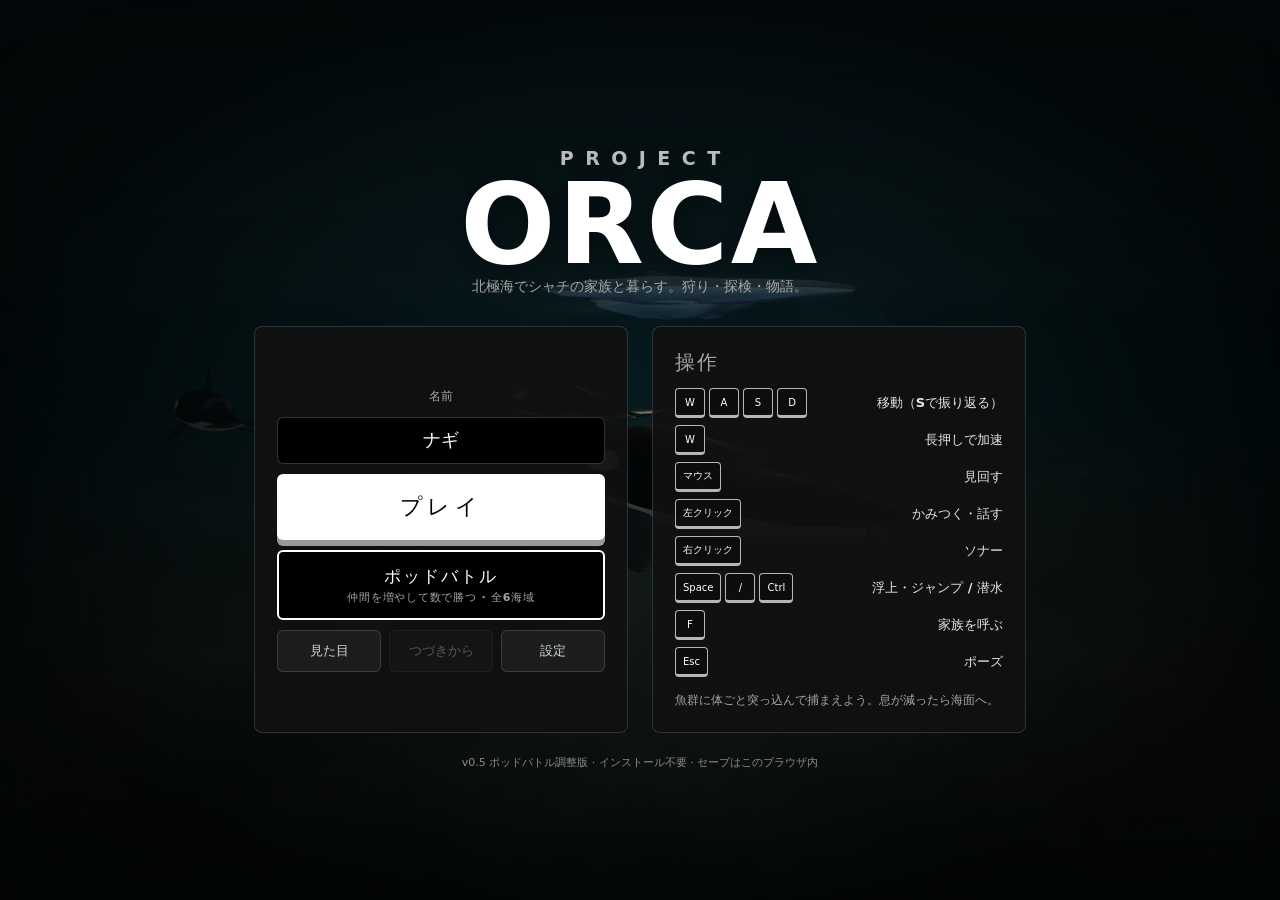
<file: index.html>
<!doctype html>
<html lang="ja">
  <head>
    <meta charset="UTF-8" />
    <meta
      name="viewport"
      content="width=device-width,initial-scale=1,maximum-scale=1,viewport-fit=cover"
    />
    <meta name="theme-color" content="#071e26" />
    <meta
      name="description"
      content="PROJECT ORCA — シャチになって泳ぐ、海の遊泳プロトタイプ。"
    />
    <title>PROJECT ORCA — はじまりの入り江</title>
    <link rel="icon" type="image/svg+xml" href="./orca.svg" />
    <script type="module" crossorigin src="./assets/main-DFVDJCW3.js"></script>
    <link rel="modulepreload" crossorigin href="./assets/rolldown-runtime-DK3Fl9T5.js">
    <link rel="modulepreload" crossorigin href="./assets/performanceConfigurator-UtxC_Odd.js">
    <link rel="modulepreload" crossorigin href="./assets/observable.pure-B5E8yEYx.js">
    <link rel="modulepreload" crossorigin href="./assets/engineStore-e38OvQA7.js">
    <link rel="modulepreload" crossorigin href="./assets/math.scalar.functions-CWgZfN9p.js">
    <link rel="modulepreload" crossorigin href="./assets/typeStore-Cu_sj2zM.js">
    <link rel="modulepreload" crossorigin href="./assets/math.vector.pure-DHuOuFju.js">
    <link rel="modulepreload" crossorigin href="./assets/domManagement-BqltO0ki.js">
    <link rel="modulepreload" crossorigin href="./assets/logger-CuBYPcDK.js">
    <link rel="modulepreload" crossorigin href="./assets/precisionDate-Uyb-ubD0.js">
    <link rel="modulepreload" crossorigin href="./assets/tools.functions-Bfpe10Z_.js">
    <link rel="modulepreload" crossorigin href="./assets/webRequest-dqz0dHXK.js">
    <link rel="modulepreload" crossorigin href="./assets/halfFloat-Ce77JD5z.js">
    <link rel="modulepreload" crossorigin href="./assets/guid-BXdVC_j_.js">
    <link rel="modulepreload" crossorigin href="./assets/tools.pure-nGRJFzYk.js">
    <link rel="modulepreload" crossorigin href="./assets/math.color.pure-CeF1C0dY.js">
    <link rel="modulepreload" crossorigin href="./assets/decorators-DI--mtdq.js">
    <link rel="modulepreload" crossorigin href="./assets/decorators.serialization-Bla9NMbT.js">
    <link rel="modulepreload" crossorigin href="./assets/smartArray-BRfcgNbX.js">
    <link rel="modulepreload" crossorigin href="./assets/node-C7BfPnvl.js">
    <link rel="modulepreload" crossorigin href="./assets/shaderStore-D-XQlhUT.js">
    <link rel="modulepreload" crossorigin href="./assets/internalTexture-2KuvHfRu.js">
    <link rel="modulepreload" crossorigin href="./assets/abstractEngine.pure-BdCotj_1.js">
    <link rel="modulepreload" crossorigin href="./assets/thinEngine.pure-C_fnGA-2.js">
    <link rel="modulepreload" crossorigin href="./assets/buffer.pure-CcJy8sl2.js">
    <link rel="modulepreload" crossorigin href="./assets/drawWrapper-D09kw58Y.js">
    <link rel="modulepreload" crossorigin href="./assets/preload-helper-DclECHGd.js">
    <link rel="modulepreload" crossorigin href="./assets/effectRenderer.pure-Dw8sPNil.js">
    <link rel="modulepreload" crossorigin href="./assets/lightConstants-BW4kXf1K.js">
    <link rel="modulepreload" crossorigin href="./assets/renderingManager-BkyeKAQs.js">
    <link rel="modulepreload" crossorigin href="./assets/pointerEvents-DpoSVIes.js">
    <link rel="modulepreload" crossorigin href="./assets/keyboardEvents-CGYiptFb.js">
    <link rel="modulepreload" crossorigin href="./assets/math.plane-CgUUBy_N.js">
    <link rel="modulepreload" crossorigin href="./assets/scene.pure-DlZlYXya.js">
    <link rel="modulepreload" crossorigin href="./assets/material.pure-CqcnHW7j.js">
    <link rel="modulepreload" crossorigin href="./assets/math.size-BHZaDYSv.js">
    <link rel="modulepreload" crossorigin href="./assets/baseTexture.pure-BaRl4-h_.js">
    <link rel="modulepreload" crossorigin href="./assets/texture.pure-DbUJXZg4.js">
    <link rel="modulepreload" crossorigin href="./assets/animation.pure-Cd3NTP1P.js">
    <link rel="modulepreload" crossorigin href="./assets/constants-DlOANaVb.js">
    <link rel="modulepreload" crossorigin href="./assets/flowGraphInteger.pure-BKfG1Hxi.js">
    <link rel="modulepreload" crossorigin href="./assets/glTFLoaderAnimation.pure-APwmJm-O.js">
    <link rel="modulepreload" crossorigin href="./assets/postProcess.pure-CaXdTGph.js">
    <link rel="modulepreload" crossorigin href="./assets/brdfTextureTools-Cdu-0zfw.js">
    <link rel="modulepreload" crossorigin href="./assets/renderTargetTexture.pure-Coe2F7Sm.js">
    <link rel="modulepreload" crossorigin href="./assets/textureProcessor-INXaSy8E.js">
    <link rel="modulepreload" crossorigin href="./assets/sphericalPolynomial.pure-CgM_Z-fX.js">
    <link rel="modulepreload" crossorigin href="./assets/webAudioParameterComponent-I4RO8rKc.js">
    <link rel="modulepreload" crossorigin href="./assets/webAudioBaseSubGraph-ofkFGkYN.js">
    <link rel="modulepreload" crossorigin href="./assets/spatialWebAudioUpdaterComponent-DbIZGBCg.js">
    <link rel="modulepreload" crossorigin href="./assets/spatialWebAudio-PvMnu9jQ.js">
    <link rel="modulepreload" crossorigin href="./assets/abstractSoundSource-B_VErz4a.js">
    <link rel="modulepreload" crossorigin href="./assets/abstractSoundInstance-DIsoNVmw.js">
    <link rel="modulepreload" crossorigin href="./assets/flowGraphBlock-COSlsPFl.js">
    <link rel="modulepreload" crossorigin href="./assets/flowGraphAssetsContext-WtUyuDAI.js">
    <link rel="modulepreload" crossorigin href="./assets/flowGraphExecutionBlock-EtCtSpY2.js">
    <link rel="modulepreload" crossorigin href="./assets/flowGraphExecutionBlockWithOutSignal-daJLBOyP.js">
    <link rel="modulepreload" crossorigin href="./assets/flowGraphAsyncExecutionBlock-COw1bJff.js">
    <link rel="modulepreload" crossorigin href="./assets/flowGraphRichTypes.pure-CSgQOXzT.js">
    <link rel="modulepreload" crossorigin href="./assets/audioEngineV2-BJn6YDNq.js">
    <link rel="modulepreload" crossorigin href="./assets/battle-ui-8ANpTXW8.js">
    <link rel="stylesheet" crossorigin href="./assets/battle-ui-DtpIV9Vv.css">
  </head>
  <body>
    <canvas id="ocean" aria-label="PROJECT ORCAの3D海洋シーン"></canvas>
    <div id="app"></div>
  </body>
</html>
</file>
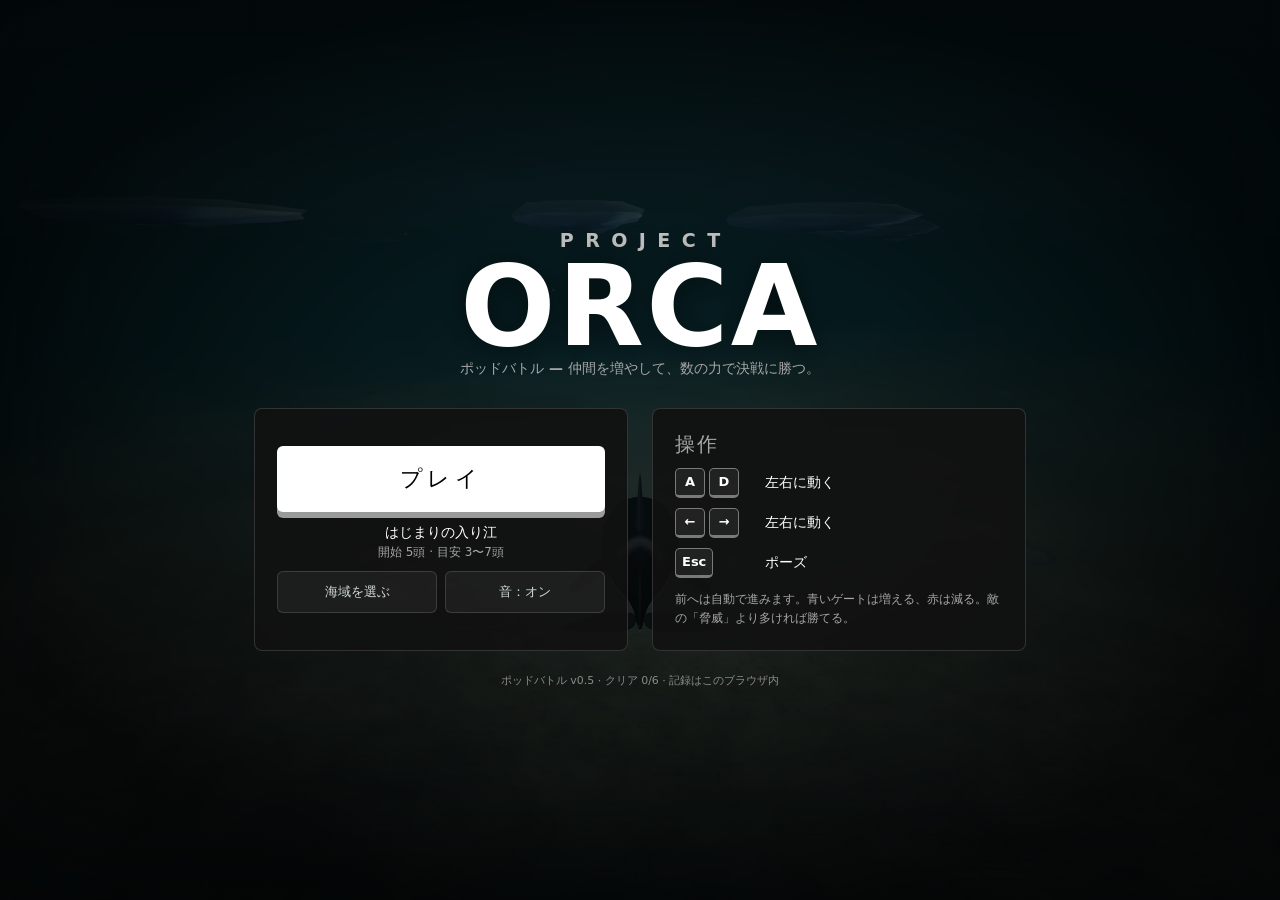
<file: pod.html>
<!doctype html>
<html lang="ja">
  <head>
    <meta charset="UTF-8" />
    <meta
      name="viewport"
      content="width=device-width,initial-scale=1,maximum-scale=1,viewport-fit=cover"
    />
    <meta name="theme-color" content="#071e26" />
    <meta
      name="description"
      content="PROJECT ORCA ポッドバトル — シャチの群れを増やして数の力で戦う。左右だけで遊べます。"
    />
    <title>PROJECT ORCA ポッドバトル</title>
    <link rel="icon" type="image/svg+xml" href="./orca.svg" />
    <script type="module" crossorigin src="./assets/pod-CImxse48.js"></script>
    <link rel="modulepreload" crossorigin href="./assets/rolldown-runtime-DK3Fl9T5.js">
    <link rel="modulepreload" crossorigin href="./assets/performanceConfigurator-UtxC_Odd.js">
    <link rel="modulepreload" crossorigin href="./assets/observable.pure-B5E8yEYx.js">
    <link rel="modulepreload" crossorigin href="./assets/engineStore-e38OvQA7.js">
    <link rel="modulepreload" crossorigin href="./assets/math.scalar.functions-CWgZfN9p.js">
    <link rel="modulepreload" crossorigin href="./assets/typeStore-Cu_sj2zM.js">
    <link rel="modulepreload" crossorigin href="./assets/math.vector.pure-DHuOuFju.js">
    <link rel="modulepreload" crossorigin href="./assets/domManagement-BqltO0ki.js">
    <link rel="modulepreload" crossorigin href="./assets/logger-CuBYPcDK.js">
    <link rel="modulepreload" crossorigin href="./assets/precisionDate-Uyb-ubD0.js">
    <link rel="modulepreload" crossorigin href="./assets/tools.functions-Bfpe10Z_.js">
    <link rel="modulepreload" crossorigin href="./assets/webRequest-dqz0dHXK.js">
    <link rel="modulepreload" crossorigin href="./assets/halfFloat-Ce77JD5z.js">
    <link rel="modulepreload" crossorigin href="./assets/guid-BXdVC_j_.js">
    <link rel="modulepreload" crossorigin href="./assets/tools.pure-nGRJFzYk.js">
    <link rel="modulepreload" crossorigin href="./assets/math.color.pure-CeF1C0dY.js">
    <link rel="modulepreload" crossorigin href="./assets/decorators-DI--mtdq.js">
    <link rel="modulepreload" crossorigin href="./assets/decorators.serialization-Bla9NMbT.js">
    <link rel="modulepreload" crossorigin href="./assets/smartArray-BRfcgNbX.js">
    <link rel="modulepreload" crossorigin href="./assets/node-C7BfPnvl.js">
    <link rel="modulepreload" crossorigin href="./assets/shaderStore-D-XQlhUT.js">
    <link rel="modulepreload" crossorigin href="./assets/internalTexture-2KuvHfRu.js">
    <link rel="modulepreload" crossorigin href="./assets/abstractEngine.pure-BdCotj_1.js">
    <link rel="modulepreload" crossorigin href="./assets/thinEngine.pure-C_fnGA-2.js">
    <link rel="modulepreload" crossorigin href="./assets/buffer.pure-CcJy8sl2.js">
    <link rel="modulepreload" crossorigin href="./assets/drawWrapper-D09kw58Y.js">
    <link rel="modulepreload" crossorigin href="./assets/preload-helper-DclECHGd.js">
    <link rel="modulepreload" crossorigin href="./assets/effectRenderer.pure-Dw8sPNil.js">
    <link rel="modulepreload" crossorigin href="./assets/lightConstants-BW4kXf1K.js">
    <link rel="modulepreload" crossorigin href="./assets/renderingManager-BkyeKAQs.js">
    <link rel="modulepreload" crossorigin href="./assets/pointerEvents-DpoSVIes.js">
    <link rel="modulepreload" crossorigin href="./assets/keyboardEvents-CGYiptFb.js">
    <link rel="modulepreload" crossorigin href="./assets/math.plane-CgUUBy_N.js">
    <link rel="modulepreload" crossorigin href="./assets/scene.pure-DlZlYXya.js">
    <link rel="modulepreload" crossorigin href="./assets/material.pure-CqcnHW7j.js">
    <link rel="modulepreload" crossorigin href="./assets/math.size-BHZaDYSv.js">
    <link rel="modulepreload" crossorigin href="./assets/baseTexture.pure-BaRl4-h_.js">
    <link rel="modulepreload" crossorigin href="./assets/texture.pure-DbUJXZg4.js">
    <link rel="modulepreload" crossorigin href="./assets/animation.pure-Cd3NTP1P.js">
    <link rel="modulepreload" crossorigin href="./assets/constants-DlOANaVb.js">
    <link rel="modulepreload" crossorigin href="./assets/flowGraphInteger.pure-BKfG1Hxi.js">
    <link rel="modulepreload" crossorigin href="./assets/glTFLoaderAnimation.pure-APwmJm-O.js">
    <link rel="modulepreload" crossorigin href="./assets/postProcess.pure-CaXdTGph.js">
    <link rel="modulepreload" crossorigin href="./assets/brdfTextureTools-Cdu-0zfw.js">
    <link rel="modulepreload" crossorigin href="./assets/renderTargetTexture.pure-Coe2F7Sm.js">
    <link rel="modulepreload" crossorigin href="./assets/textureProcessor-INXaSy8E.js">
    <link rel="modulepreload" crossorigin href="./assets/sphericalPolynomial.pure-CgM_Z-fX.js">
    <link rel="modulepreload" crossorigin href="./assets/webAudioParameterComponent-I4RO8rKc.js">
    <link rel="modulepreload" crossorigin href="./assets/webAudioBaseSubGraph-ofkFGkYN.js">
    <link rel="modulepreload" crossorigin href="./assets/spatialWebAudioUpdaterComponent-DbIZGBCg.js">
    <link rel="modulepreload" crossorigin href="./assets/spatialWebAudio-PvMnu9jQ.js">
    <link rel="modulepreload" crossorigin href="./assets/abstractSoundSource-B_VErz4a.js">
    <link rel="modulepreload" crossorigin href="./assets/abstractSoundInstance-DIsoNVmw.js">
    <link rel="modulepreload" crossorigin href="./assets/flowGraphBlock-COSlsPFl.js">
    <link rel="modulepreload" crossorigin href="./assets/flowGraphAssetsContext-WtUyuDAI.js">
    <link rel="modulepreload" crossorigin href="./assets/flowGraphExecutionBlock-EtCtSpY2.js">
    <link rel="modulepreload" crossorigin href="./assets/flowGraphExecutionBlockWithOutSignal-daJLBOyP.js">
    <link rel="modulepreload" crossorigin href="./assets/flowGraphAsyncExecutionBlock-COw1bJff.js">
    <link rel="modulepreload" crossorigin href="./assets/flowGraphRichTypes.pure-CSgQOXzT.js">
    <link rel="modulepreload" crossorigin href="./assets/audioEngineV2-BJn6YDNq.js">
    <link rel="modulepreload" crossorigin href="./assets/battle-ui-8ANpTXW8.js">
    <link rel="stylesheet" crossorigin href="./assets/battle-ui-DtpIV9Vv.css">
    <link rel="stylesheet" crossorigin href="./assets/pod-CMLCJLGx.css">
  </head>
  <body>
    <canvas id="ocean" aria-label="ポッドバトルの3D海洋シーン"></canvas>
    <div id="app"></div>
  </body>
</html>
</file>
<file: assets/battle-ui-DtpIV9Vv.css>
:root{--lightningcss-light: ;--lightningcss-dark:initial;color-scheme:dark;color:#eaf3ec;--mint:#c1ddc7;--text-scale:1;--touch-opacity:.7;--touch-inset:24px;font-synthesis:none;background:#071e26;font-family:Helvetica Neue,Hiragino Kaku Gothic ProN,Yu Gothic,sans-serif}*{box-sizing:border-box}body{font-size:calc(14px * var(--text-scale));margin:0;overflow:hidden}button,input,select{font:inherit}button{cursor:pointer;color:inherit;background:#cde4d409;border:1px solid #d3e8da30;border-radius:3px;padding:13px 18px;transition:background .18s,border-color .18s}button:focus-visible,input:focus-visible,select:focus-visible,summary:focus-visible{outline-offset:4px;outline:2px solid #b9e8d3}button:disabled{opacity:.35;cursor:default}button.primary{color:#172f31;letter-spacing:.07em;background:#d8e2ca;border:0;justify-content:space-between;align-items:center;width:100%;padding:18px 24px;font-weight:600;display:flex}.primary span{font-size:22px;font-weight:400}button small{letter-spacing:.07em;font-size:9px;display:block}input,select{color:#eaf3ec;background:#0c292dba;border:1px solid #b9d4c638;border-radius:3px;padding:11px 14px}input[type=range]{accent-color:#c8dfc7;width:100%;padding:0}input[type=checkbox]{accent-color:#bed8c1}#ocean{touch-action:none;outline:none;width:100vw;height:100dvh;display:block}#app{pointer-events:none;touch-action:none;position:fixed;inset:0}#app button,#app input,#app select,#app summary,#app details,#panel{pointer-events:auto}#panel{scrollbar-width:thin;background:#061b2238;justify-content:center;align-items:center;display:flex;position:absolute;inset:0;overflow:auto}#panel[hidden],[hidden]{display:none!important}.vignette{pointer-events:none;background:linear-gradient(#071b2738,#0000 24% 72%,#03182077);position:absolute;inset:0;box-shadow:inset 0 0 140px #03182066}#brand{top:max(28px, env(safe-area-inset-top));left:max(38px, env(safe-area-inset-left));z-index:3;letter-spacing:.18em;align-items:center;gap:12px;font-size:12px;display:flex;position:absolute}#brand img{opacity:.85;width:32px;height:32px}#brand b{font-weight:600}.build-tag{letter-spacing:.14em;color:#b1c8c2;opacity:.65;margin-left:18px;font-size:9px}#app[data-screen=title] #panel{background:linear-gradient(90deg,#051c2bea 0%,#071f2db3 33%,#082c3615 65%);justify-content:flex-start}.title-panel{width:315px;margin-left:10%;padding:110px 0 80px}.edition{letter-spacing:.22em;color:#b8d1c5;align-items:center;gap:10px;font-size:9px;display:flex}.edition i{background:#d8e2ca;border-radius:50%;width:5px;height:5px}h1{letter-spacing:.04em;margin:14px 0 16px;font-family:Baskerville,Yu Mincho,Hiragino Mincho ProN,serif;font-size:32px;font-weight:400;line-height:1.4}.title-panel h1{letter-spacing:.045em;margin:30px 0 25px;font-family:Baskerville,Times New Roman,serif;font-size:104px;font-weight:400;line-height:1.15}.title-panel h1>span:first-child{letter-spacing:.65em;margin-bottom:3px;padding-left:7px;font-family:Helvetica Neue,sans-serif;font-size:18px;display:block}.title-panel h1 .title-jp{letter-spacing:.15em;white-space:nowrap;margin-top:15px;font-family:Yu Mincho,Hiragino Mincho ProN,serif;font-size:18px;display:block}.intro{color:#b5ccc8;margin-bottom:27px;font-size:12px;line-height:2.15}.name-label{color:#b6c9be;margin:0 0 7px;font-size:10px;display:block}#orca-name{background:#102e3677;width:100%;margin-bottom:10px;padding:11px 15px}.title-links{gap:20px;margin:15px 0 0;display:flex}.title-links button{color:#cfdbd1;background:0 0;border:0;padding:8px 0;font-size:11px}.prototype-note{letter-spacing:.18em;color:#8eafa9;margin-top:26px;font-size:9px;line-height:2.3}.prototype-note span{letter-spacing:.05em;border-left:1px solid #829f9755;margin-left:10px;padding-left:10px}.prototype-note small{letter-spacing:.03em;color:#829e9e;font-size:9px}.title-coordinate{text-align:right;flex-direction:column;gap:10px;display:flex;position:absolute;bottom:19%;right:7%}.title-coordinate>span:first-child{letter-spacing:.25em;font-size:10px}.title-coordinate strong{letter-spacing:.15em;font-family:Yu Mincho,serif;font-size:21px;font-weight:400}.title-coordinate small{letter-spacing:.08em;color:#b1cac4;font-size:9px}.fine-rule{background:#a7c3b787;align-self:flex-end;width:48px;height:1px;margin:7px 0}.title-footer{letter-spacing:.14em;color:#8eaba5;justify-content:space-between;font-size:9px;display:flex;position:absolute;bottom:25px;left:40px;right:40px}.modal{-webkit-backdrop-filter:blur(18px);backdrop-filter:blur(18px);background:#092630ed;border:1px solid #b9d4c62c;border-radius:5px;width:min(480px,100% - 40px);max-height:calc(100dvh - 140px);margin:90px auto 30px;padding:34px;position:relative;overflow:auto;box-shadow:0 24px 100px #0005}.eyebrow{letter-spacing:.22em;color:#a6cabe;font-size:9px;display:block}.modal small{color:#91ada4;font-size:10px;line-height:1.9}.menu-grid{grid-template-columns:1fr 1fr;gap:8px;margin:15px 0 24px;display:grid}.menu-grid button{font-size:11px}.close{border:0;padding:3px 10px;font-size:24px;position:absolute;top:10px;right:12px}.settings-modal{width:min(640px,100% - 40px)}.settings-grid{grid-template-columns:1fr 1fr;gap:19px 28px;margin:24px 0;display:grid}.settings-grid label{color:#c8dacf;flex-direction:column;gap:12px;font-size:11px;display:flex}.settings-grid .check{flex-direction:row;align-items:center;gap:6px}.settings-grid select{max-width:100%;font-size:12px}.settings-grid small{font-size:9px}details{color:#c7d9ce;margin-bottom:24px;font-size:11px}summary{cursor:pointer;padding:12px 0}.key-grid{grid-template-columns:1fr 1fr;gap:6px;margin-bottom:15px;display:grid}.key-bind{text-align:left;justify-content:space-between;padding:8px;font-size:10px;display:flex}kbd{text-align:center;border:1px solid #b8d2c43b;border-radius:3px;min-width:20px;padding:2px 5px;font-family:inherit;font-size:10px;display:inline-block}#hud .location{flex-direction:column;gap:10px;display:flex;position:absolute;top:104px;left:40px}.location strong{letter-spacing:.15em;font-family:Yu Mincho,serif;font-size:22px;font-weight:400}.location>span:last-child{color:#b4cec4;font-size:10px}.compass{color:#d1e0d9;gap:24px;font-size:11px;display:flex;position:absolute;top:36px;left:50%;transform:translate(-50%)}.compass span:nth-child(3){text-align:center;min-width:45px}.menu-button{background:#0b2b3440;width:42px;padding:10px;font-size:16px;position:absolute;top:26px;right:32px}.instruments{align-items:center;gap:23px;display:flex;position:absolute;bottom:72px;left:40px}.depth{align-items:baseline;gap:6px;display:flex}.depth>span{letter-spacing:-.04em;font-variant-numeric:tabular-nums;font-size:38px;font-weight:200}.depth small{color:#c2d8d1;font-size:13px}.depth em{color:#94b8b0;margin-top:3px;font-size:9px;font-style:normal;display:block}.vital{border-left:1px solid #abcbb344;width:160px;padding-left:22px}.vital>div:not(.track){color:#bdd2c8;justify-content:space-between;font-size:9px;display:flex}.track{background:#adc7b52c;height:2px;margin:6px 0 9px}.track i{background:#c6e3ce;height:100%;transition:width .2s;display:block}#swim-hint{text-align:center;white-space:nowrap;position:absolute;bottom:72px;left:50%;transform:translate(-50%)}#swim-hint p{color:#bed1cb;margin:10px 0;font-size:11px}.quick-actions{gap:10px;display:flex;position:absolute;bottom:29px;right:35px}.quick-actions button{background:0 0;border:0;padding:5px;font-size:10px}.quick-actions kbd{margin-right:6px}#telemetry{color:#99b9b0;font-variant-numeric:tabular-nums;letter-spacing:.07em;font-size:9px;position:absolute;bottom:22px;left:40px}#toast{opacity:0;text-align:center;pointer-events:none;background:#082c36e6;border:1px solid #b4dcc63b;border-radius:3px;max-width:80%;padding:13px 24px;font-size:12px;line-height:1.7;transition:opacity .4s,transform .4s;position:absolute;top:95px;left:50%;transform:translate(-50%,-8px)}#toast.visible{opacity:1;transform:translate(-50%)}#loading{pointer-events:auto;z-index:10;background:#092630;flex-direction:column;justify-content:center;align-items:center;display:flex;position:absolute;inset:0}#loading p{color:#c3d6cd;margin:22px 0;font-size:12px}.load-track{background:#b3cbb22c;width:220px;height:2px}.load-track i{background:#c3dfbb;width:0;height:100%;transition:width .3s;display:block}#map-art{background:#0a3039;border:1px solid #b3c9b522;border-radius:3px;margin:20px 0}#map-art svg{width:100%;max-height:48vh;display:block}#map-art text{fill:#a7c7b9;font-family:sans-serif;font-size:9px}.discovery{border-bottom:1px solid #b3cdb21c;padding:9px 0}.muted{opacity:.7;font-size:10px!important}#touch-controls,#rotate-hint,#app[data-screen=playing] #brand .build-tag{display:none}#panel h2{font-family:Yu Mincho,serif;font-size:20px;font-weight:400}@media (pointer:coarse){#touch-controls{opacity:var(--touch-opacity);display:block}.touch-motion{right:max(var(--touch-inset), env(safe-area-inset-right));bottom:max(var(--touch-inset), env(safe-area-inset-bottom));grid-template-columns:56px 56px;gap:10px;display:grid;position:absolute}.touch-motion button,.touch-tools button{touch-action:none;background:#0a303355;border:1px solid #c6e0d850;border-radius:50%;width:56px;height:56px;padding:6px;font-size:22px}.touch-motion button.pressed,.touch-tools button.pressed{background:#b5e4cb55;border-color:#b5e4cb}.touch-tools{bottom:max(var(--touch-inset), env(safe-area-inset-bottom));left:max(var(--touch-inset), env(safe-area-inset-left));gap:10px;display:flex;position:absolute}.touch-tools button{font-size:21px}.quick-actions{top:70px;bottom:auto;right:20px}.quick-actions kbd{display:none}#swim-hint{bottom:164px}#hud .instruments{top:95px;bottom:auto;left:22px}.instruments .depth>span{font-size:24px}.vital{width:125px}.location{display:none!important}#telemetry{white-space:nowrap;font-size:8px;bottom:8px;left:50%;transform:translate(-50%)}#toast{top:65px}}@media (max-height:740px) and (min-width:761px){.title-panel{width:290px;padding:80px 0 50px}.title-panel h1{margin:18px 0;font-size:82px}.title-panel h1 .title-jp{font-size:16px}.intro{margin-bottom:17px;font-size:11px}.prototype-note{margin-top:15px}.title-links{margin-top:7px}.title-coordinate{bottom:22%}.edition{font-size:8px}}@media (max-width:760px){#brand{top:max(18px, env(safe-area-inset-top));left:max(20px, env(safe-area-inset-left));font-size:10px}.build-tag{letter-spacing:.04em;margin-left:4px;font-size:7px}.title-panel{width:270px;margin-left:8%}.title-panel h1{font-size:80px}.title-coordinate{display:none}.title-footer{font-size:7px;left:22px;right:22px}.title-footer span:last-child{display:none}.compass{gap:12px;font-size:9px;top:28px;left:66%}.menu-button{width:35px;padding:8px;font-size:12px;top:15px;right:16px}.modal{max-height:calc(100dvh - 90px);margin:65px auto 15px;padding:25px}.modal h1{font-size:27px}.settings-grid{gap:15px}.settings-grid label{font-size:10px}.instruments{left:22px}.quick-actions{right:15px}.title-panel h1 .title-jp{font-size:15px}#swim-hint{font-size:10px}#swim-hint .eyebrow{display:none}#swim-hint p{font-size:9px}}@media (pointer:coarse) and (orientation:landscape) and (max-height:540px){.title-panel{width:250px;margin-left:8%;padding:65px 0 35px}.title-panel h1{margin:12px 0;font-size:62px}.title-panel h1>span:first-child{font-size:11px}.title-panel h1 .title-jp{margin-top:6px;font-size:13px}.edition,.intro,.prototype-note,.title-footer{display:none}.title-panel .primary{padding:12px 18px}.name-label{font-size:9px}#orca-name{padding:8px 12px}.title-links{margin-top:4px}.title-coordinate{display:flex;bottom:16%;right:8%}.title-coordinate strong{font-size:16px}.modal{max-height:calc(100dvh - 80px);margin-top:60px}.instruments .depth>span{font-size:22px}.instruments{gap:12px}#hud .instruments{top:66px}.vital{width:110px;padding-left:12px}.vital>div:not(.track){font-size:8px}.track{margin:3px 0 6px}#swim-hint{bottom:26px}.quick-actions{top:62px}#toast{padding:8px 15px;font-size:10px;top:65px}}@media (pointer:coarse) and (orientation:portrait){#rotate-hint{text-align:center;color:#c4d7cb;pointer-events:none;width:100%;font-size:10px;display:block;position:absolute;top:75px}#app[data-screen=playing] #rotate-hint{top:180px}.settings-grid{grid-template-columns:1fr}.touch-tools{bottom:calc(var(--touch-inset) + 74px);left:var(--touch-inset)}#swim-hint{bottom:190px}.compass{display:none}.quick-actions{top:138px;left:15px;right:auto}}@media (prefers-reduced-motion:reduce){*{transition:none!important}}#hud{position:absolute;inset:0}@media (pointer:coarse){.quick-actions [data-action=sonar],.quick-actions #interaction{display:none}.quick-actions button{min-width:44px;min-height:44px}}#hud[data-minimal=true]>:not(.menu-button){display:none}@media (pointer:coarse) and (orientation:portrait){#toast{max-width:90%;padding:9px 14px;font-size:10px;top:215px}}#mission-hint{text-align:left;color:#d4e6dc;pointer-events:auto;background:#041c2373;border:0;border-left:2px solid #94cabc;max-width:min(480px,55vw);padding:9px 12px;font-size:12px;position:absolute;top:106px;left:34px}.character-modal{width:min(420px,45vw);margin-left:auto;margin-right:5vw}.preview-actions{gap:6px;margin:15px 0;display:flex}.preview-actions button{min-width:48px;min-height:48px}.record{border-bottom:1px solid #ffffff18;padding:14px 0}.record h2{margin:6px 0;font-size:18px}.record p{font-size:14px;line-height:1.6}.record.current{border-left:2px solid #8ac9b9;padding-left:16px}.records-modal{max-height:85dvh;overflow:auto}.site-list{max-height:150px;font-size:12px;overflow:auto}.site-list p{margin:5px}.site-list small{opacity:.65}.menu-button{min-width:48px;min-height:48px}[data-minimal=true] #mission-hint{display:none}@media (max-width:900px){#mission-hint{max-width:48vw;padding:5px 8px;font-size:10px;top:65px;left:18px}.character-modal{width:48vw;max-height:85dvh;margin-right:2vw;overflow:auto}.character-modal h1{font-size:24px}.character-modal p{font-size:12px}.character-modal .settings-grid{gap:8px}.quick-actions{gap:3px}.quick-actions button{padding:6px}.touch-tools{gap:5px}}@media (orientation:portrait) and (max-width:600px){.character-modal{width:90vw;max-height:66dvh;margin:24vh auto 0}#mission-hint{max-width:82vw;top:100px}}#mission-hint{max-width:420px;top:195px;left:40px}@media (pointer:coarse){#mission-hint{max-width:45vw;font-size:10px;top:125px;left:22px}}@media (pointer:coarse) and (orientation:portrait){#mission-hint{max-width:88vw;top:200px}#toast{top:255px!important}}@media (pointer:coarse) and (orientation:landscape){#swim-hint{width:170px;bottom:20px}#swim-hint .eyebrow{display:none}#swim-hint p{font-size:10px;line-height:1.5}.touch-tools button{border-radius:50%}}#app[data-screen=playing] #brand{display:none}#hud .reticle{background:#f2f9ffb3;border-radius:50%;width:5px;height:5px;display:none;position:absolute;top:50%;left:50%;translate:-50% -50%;box-shadow:0 0 0 1px #13294465}#hud[data-first-person=true]:not([data-minimal=true]) .reticle{display:block}#hud .location{top:max(18px, env(safe-area-inset-top))}#hud .location strong{font-size:.83rem;font-weight:500}#hud .instruments .meter{align-items:center;gap:8px;font-size:.83rem;display:flex}#hud .meter .track{flex:1}#hud .quick-actions button,#hud #mission-hint{text-align:center;color:#e3f2ff;min-width:40px;min-height:40px;padding:4px 8px;font-size:1.18rem;line-height:1}#hud #mission-hint{width:auto;max-width:none}#touch-controls button{font-size:1.4rem}#touch-controls [hidden]{display:none}@media (pointer:coarse){#app[data-screen=playing] #rotate-hint{display:none}#hud .quick-actions button,#hud #mission-hint{min-width:44px;min-height:44px}}#hud button small,#touch-controls button small{font-size:calc(10px * var(--text-scale));letter-spacing:normal;white-space:nowrap;margin-top:4px;line-height:1}#hud .menu-button{width:auto;line-height:1}#hud .instruments .meter span{font-size:calc(10px * var(--text-scale));white-space:nowrap}#hud .quick-actions button{background:#071f366b}#touch-controls button{line-height:1}@media (pointer:coarse) and (orientation:landscape){#hud .quick-actions{top:max(84px, calc(env(safe-area-inset-top) + 64px))}}#sonar-guide,#play-hint,#breath-warning{pointer-events:none;width:max-content;max-width:82vw;font-size:calc(12px * var(--text-scale));color:#edfaff;background:#082937ee;border-radius:5px;padding:8px 12px;position:absolute;left:50%;translate:-50%}#sonar-guide{top:max(56px, calc(env(safe-area-inset-top) + 34px));font-variant-numeric:tabular-nums;border:1px solid #62e2e76b;align-items:center;gap:10px;display:flex}#sonar-guide strong{margin-right:8px}.echo-arrow{color:#abfaff;width:24px;height:24px;rotate:var(--echo-angle,0deg);border:1px solid #82e1e6a6;border-radius:50%;place-items:center;display:grid}#play-hint,#breath-warning{text-align:center;margin:0}#breath-warning{top:max(174px, calc(env(safe-area-inset-top) + 142px));color:#ffe5ca;border:1px solid #f4a35d99}#hud[data-low-breath=true][data-breath-flash=true] #breath-bar{animation:1.5s ease-in-out infinite breath-pulse}@keyframes breath-pulse{50%{opacity:.3}}@media (prefers-reduced-motion:reduce){#hud[data-low-breath] #breath-bar{animation:none}}@media (pointer:coarse) and (orientation:portrait){#play-hint{bottom:max(176px, calc(env(safe-area-inset-bottom) + 158px))}}@media (pointer:coarse) and (orientation:landscape){#play-hint{bottom:max(86px, calc(env(safe-area-inset-bottom) + 70px))}}#echo-secondary{color:#c2dee8;flex-wrap:wrap;gap:9px;font-size:.86em;display:flex}#echo-secondary>span>span{color:#89e1e7;margin-right:4px;display:inline-block}#sonar-guide:not([hidden])~#toast{top:max(117px, calc(env(safe-area-inset-top) + 91px))}@media (pointer:coarse) and (orientation:portrait){#hud .compass{left:50%;top:max(19px, env(safe-area-inset-top));display:flex}}:root{--ink:#f1f4f3;--ink-dim:#b7c2c4;--signal:#ff8a3d;--panel:#0a1319f2;--line:#ffffff1f;color:var(--ink);font-family:Hiragino Sans,Hiragino Kaku Gothic ProN,Noto Sans JP,Yu Gothic UI,Yu Gothic,system-ui,sans-serif}h1,.location strong,#panel h2{font-family:inherit}button{border:1px solid var(--line);background:#ffffff0a;border-radius:0;font-weight:600}button:hover{background:#ffffff1a;border-color:#fff5}button:focus-visible,input:focus-visible,select:focus-visible,summary:focus-visible{outline:2px solid var(--signal);outline-offset:2px}button.primary{background:var(--signal);color:#1a0d04;letter-spacing:.02em;justify-content:flex-start;font-weight:800}input,select{border-color:var(--line);background:#0005;border-radius:0}.icon{width:22px;height:22px;margin:0 auto;display:block}#brand{letter-spacing:.08em;gap:8px;font-weight:700}#brand .logo-mark .icon{width:20px;height:20px;color:var(--signal)}#app[data-screen=title] #brand{display:none}#app[data-screen=title] #panel{background:linear-gradient(90deg,#050b0fdd 0%,#050b0f88 34%,#0000 62%);align-items:flex-end}.title-panel{width:min(340px,100% - 48px);margin:0 0 0 max(48px,7vw);padding:0 0 max(56px,9vh)}.title-panel .logo{letter-spacing:-.03em;text-shadow:0 4px 30px #0008;margin:0 0 36px;font-size:clamp(64px,11vw,120px);font-weight:900;line-height:.86}.title-panel .logo small{letter-spacing:.32em;color:var(--signal);margin-bottom:.5em;font-size:.17em;font-weight:700;display:block}.title-foot{color:var(--ink-dim);margin-top:28px;font-size:11px}.game-menu{flex-direction:column;gap:4px;display:flex}.game-menu>button,.title-links button{text-align:left;background:#00000040;border:0;border-left:3px solid #0000;width:100%;padding:13px 16px}.game-menu>button:hover,.game-menu>button:focus-visible,.title-links button:hover{border-left-color:var(--signal);background:#ffffff14;outline:none}.game-menu>button.primary{background:var(--signal);border-left-color:#fff}.title-links{gap:4px;margin-top:0;display:flex}.title-links button{text-align:center;border-left:0;flex:1;font-size:12px}.name-label{color:var(--ink-dim);margin:0 0 2px;font-size:11px}#orca-name{margin-bottom:8px}#panel{background:#03080b99}.modal{background:var(--panel);-webkit-backdrop-filter:none;backdrop-filter:none;border:0;border-top:3px solid var(--signal);border-radius:0;padding:28px 30px 26px;box-shadow:0 30px 80px #000a}.modal h1{letter-spacing:.02em;margin:0 0 14px;font-size:24px;font-weight:800}.modal p{color:var(--ink-dim);font-size:13px;line-height:1.7}.modal small{color:#8d9a9c}.pause-modal{width:min(360px,100% - 40px)}.pause-modal .game-menu{margin-bottom:14px}.ending-modal>small{color:var(--signal);font-size:12px;font-weight:700;display:block}.ending-modal h1{font-size:40px}.close{background:0 0;border:0;font-size:20px}.record{border-left:2px solid var(--line);padding-left:12px}.record.current{border-left-color:var(--signal)}.traits{gap:8px;margin-bottom:8px;display:grid}.trait{grid-template-columns:5em auto 1fr;align-items:baseline;gap:12px;display:grid}.trait .pips{color:var(--signal);letter-spacing:.15em}.trait small{text-align:right}.map-target{font-weight:700;color:var(--signal)!important}.loading-title{letter-spacing:.3em;margin-bottom:18px;font-size:13px;font-weight:800;display:block}.loading-tip{color:var(--ink-dim);margin-top:26px;font-size:12px}.load-track i{background:var(--signal)}#hud{text-shadow:0 1px 3px #000c}#hud #mission-hint.objective{border:0;border-left:3px solid var(--signal);text-align:left;width:auto;min-height:0;color:var(--ink);font-size:inherit;cursor:pointer;background:0 0;border-radius:0;margin:0;line-height:normal}#objective,#hud #mission-hint.objective{top:max(20px, env(safe-area-inset-top));left:max(28px, env(safe-area-inset-left));border-left:3px solid var(--signal);flex-direction:column;gap:3px;max-width:min(420px,40vw);padding-left:12px;display:flex;position:absolute}#mission-hint.objective small{font-size:calc(11px * var(--text-scale));color:var(--signal);font-weight:700}#mission-hint.objective strong{font-size:calc(15px * var(--text-scale));font-weight:800;line-height:1.35}#mission-hint.objective span{font-size:calc(12px * var(--text-scale));color:var(--ink-dim);font-variant-numeric:tabular-nums}#hud .location{top:max(46px, calc(env(safe-area-inset-top) + 28px));align-items:center;left:50%;translate:-50%}#hud .location strong{font-size:calc(11px * var(--text-scale));letter-spacing:.1em;color:var(--ink-dim);font-weight:700}.compass{top:max(22px, env(safe-area-inset-top));font-variant-numeric:tabular-nums;font-weight:700}#hud .menu-button{border:1px solid var(--line);background:#00000040;padding:8px}.depth>span{font-size:34px;font-weight:800}.vital{border-left:2px solid var(--line)}#hud .instruments .meter span,#hunt-panel .meter span{min-width:2.6em;color:var(--ink);font-weight:700}.track{background:#ffffff26;height:4px}.track i{background:var(--ink)}#hunt-panel{right:max(32px, env(safe-area-inset-right));flex-direction:column;align-items:flex-end;gap:8px;width:190px;display:flex;position:absolute;bottom:96px}#hunt-panel .meter{width:100%;font-size:calc(10px * var(--text-scale));align-items:center;gap:8px;display:flex}#hunt-panel .meter .track{flex:1;margin:0}#catch-count{font-variant-numeric:tabular-nums}#catch-count b{font-size:28px;font-weight:800}#catch-count small{color:var(--ink-dim);margin-left:3px}#catch-feed{flex-direction:column;align-items:flex-end;gap:4px;margin:0;padding:0;list-style:none;display:flex}#catch-feed li{font-size:calc(12px * var(--text-scale));background:#0006;padding:3px 8px;font-weight:700;animation:.25s ease-out catch-in}#catch-feed li.combo{color:#1a0d04;background:var(--signal);text-shadow:none}@keyframes catch-in{0%{opacity:0;transform:translate(12px)}}.quick-actions button,#hud .quick-actions button{border:1px solid var(--line);background:#00000040;min-width:52px;padding:7px 6px 6px}#hud button small,#touch-controls button small{font-weight:700}#hud .reticle{background:0 0;border:2px solid #fffc;width:6px;height:6px;display:block;box-shadow:0 0 0 1px #0007}#toast{background:var(--panel);border-left:3px solid var(--signal);border-radius:0;font-weight:700}#sonar-guide,#play-hint,#breath-warning{background:#0a1319e6;border-radius:0;font-weight:700}#sonar-guide{border:0;border-left:3px solid var(--signal)}.echo-arrow{border-color:var(--signal);color:var(--signal)}#breath-warning{background:var(--signal);color:#1a0d04;text-shadow:none;border:0}#touch-controls button{background:#0005;border:1px solid #fff4;border-radius:50%}#touch-controls .icon{width:24px;height:24px}@media (max-width:900px),(pointer:coarse){#objective{max-width:52vw}#mission-hint.objective strong{font-size:calc(13px * var(--text-scale))}#hunt-panel{bottom:auto;top:max(84px, calc(env(safe-area-inset-top) + 64px));width:150px}}.title-panel .logo{font-family:inherit}#hud .location{top:max(30px, calc(env(safe-area-inset-top) + 10px));left:auto;right:max(96px, calc(env(safe-area-inset-right) + 76px));align-items:flex-end;translate:none}:root{--ink:#fff;--ink-dim:#a6a6a6;--signal:#fff;--panel:#111111f0;--line:#ffffff24;--gray:#2a2a2a}body{background:#000}button.primary,.game-menu>button.primary{color:#000;background:#fff;border-left-color:#fff}.primary:hover{background:#d9d9d9}kbd{color:#fff;min-width:30px;height:30px;text-shadow:none;background:#0d0d0dcc;border:1px solid #ffffffb3;border-bottom-width:3px;border-radius:4px;place-items:center;padding:0 7px;font:700 12px/1 inherit;display:inline-grid}kbd .icon{width:16px;height:16px}.modal{background:var(--panel);border-top:1px solid #ffffff40;border-radius:6px}.modal h1{font-size:22px}#map-art svg{filter:grayscale()contrast(1.1)}#loading{background:#000}#brand .logo-mark .icon{color:#fff}#app[data-screen=title] #panel{background:radial-gradient(#0003 0%,#000c 75%),#0005;justify-content:center;align-items:center}.landing{text-align:center;grid-template-columns:minmax(0,1fr) minmax(0,1fr);grid-template-areas:"logo logo""tag tag""play controls""foot foot";gap:0 24px;width:min(820px,100%);margin:0 auto;padding:48px 24px 28px;display:grid}.landing .logo{letter-spacing:.02em;grid-area:logo;margin:0 0 6px;font-size:clamp(64px,10vw,112px);font-weight:900}.landing .logo small{color:#bdbdbd;letter-spacing:.6em;margin-left:.6em}.tagline{color:var(--ink-dim);grid-area:tag;margin:0 0 30px;font-size:14px;font-weight:600}.play-card,.controls-card{border:1px solid var(--line);text-align:left;background:#111111e6;border-radius:8px;padding:22px}.play-card{flex-direction:column;grid-area:play;gap:10px;display:flex}.play-card #orca-name{text-align:center;border-radius:6px;margin:0;padding:12px;font-size:18px;font-weight:700}.play-card .play{letter-spacing:.2em;border:0;border-radius:6px;justify-content:center;padding:18px;font-size:22px;font-weight:900;transition:transform 80ms,box-shadow 80ms,background .15s;box-shadow:0 6px #9a9a9a}.play-card .play:active{transform:translateY(4px);box-shadow:0 2px #9a9a9a}.play-card .title-links{gap:8px;display:flex}.play-card .title-links button{border:1px solid var(--line);background:#ffffff0d;border-radius:6px;flex:1;padding:11px 6px;font-size:13px}.play-card .name-label{color:var(--ink-dim);text-align:center;font-size:12px}.controls-card{grid-area:controls}.controls-card h2{letter-spacing:.1em;color:var(--ink-dim);margin:0 0 12px;font-size:13px}.controls-card dl{gap:7px;margin:0;display:grid}.controls-card dl>div{justify-content:space-between;align-items:center;gap:12px;display:flex}.controls-card dt{gap:4px;display:flex}.controls-card dd{color:#e6e6e6;margin:0;font-size:13px;font-weight:600}.controls-card p{color:var(--ink-dim);margin:14px 0 0;font-size:12px;line-height:1.6}.landing-foot{color:#8a8a8a;grid-area:foot;margin-top:22px;font-size:11px}.landing .title-foot{display:none}#hud .compass{top:max(14px, env(safe-area-inset-top));flex-direction:column;align-items:center;gap:2px;display:flex;left:50%;transform:translate(-50%)}.compass-window{width:380px;height:28px;position:relative;overflow:hidden;-webkit-mask-image:linear-gradient(90deg,#0000,#000 18% 82%,#0000);mask-image:linear-gradient(90deg,#0000,#000 18% 82%,#0000)}.compass-window:after{content:"";background:#fff;width:2px;height:9px;position:absolute;top:0;left:50%;translate:-50%}#compass-tape{height:100%;position:absolute;top:0;left:190px}#compass-tape span{white-space:nowrap;font-size:13px;font-weight:800;position:absolute;bottom:2px;translate:-50%}#compass-tape .minor{color:#bdbdbd;font-size:10px}#compass-tape .tick{background:#ffffff80;width:1px;height:7px}#bearing{color:var(--ink-dim);font-variant-numeric:tabular-nums;font-size:10px}#hud .location{top:max(62px, calc(env(safe-area-inset-top) + 48px));align-items:center;left:50%;right:auto;translate:-50%}#minimap{top:max(18px, env(safe-area-inset-top));right:max(18px, env(safe-area-inset-right));width:150px;height:150px;position:absolute}#minimap canvas{width:100%;height:100%;display:block}#hud .menu-button{top:max(18px, env(safe-area-inset-top));right:calc(max(18px, env(safe-area-inset-right)) + 162px);border-radius:6px}#hunt-panel{top:calc(max(18px, env(safe-area-inset-top)) + 160px);bottom:auto;right:max(18px, env(safe-area-inset-right));width:150px}#table-bar{background:#d0d0d0!important}#catch-feed li.combo{color:#000;background:#fff}#hud .instruments{left:50%;bottom:max(22px, env(safe-area-inset-bottom));border:1px solid var(--line);background:#0d0d0d99;border-radius:8px;gap:18px;padding:10px 18px;translate:-50%}#hud .instruments .vital{border-left:1px solid var(--line);width:240px;padding-left:16px}#hud .instruments .track{border-radius:3px;height:6px;margin:5px 0;overflow:hidden}#hud .instruments .depth>span{font-size:28px}#hud[data-low-breath=true] #breath-bar{background:#fff}#play-hint{bottom:max(104px, calc(env(safe-area-inset-bottom) + 96px))}#hud .quick-actions,.quick-actions{left:max(20px, env(safe-area-inset-left));right:auto;bottom:max(22px, env(safe-area-inset-bottom));gap:6px}#hud .quick-actions button{background:0 0;border:0;flex-direction:column;align-items:center;gap:4px;min-width:54px;padding:6px 4px 5px;display:flex}#hud .quick-actions button:hover kbd{background:#ffffff26}#hud .quick-actions small{color:#e0e0e0;margin:0}#sonar-guide{top:max(84px, calc(env(safe-area-inset-top) + 70px));border-left-color:#fff}.echo-arrow{color:#fff;border-color:#fff}#echo-secondary>span>span{color:#cfcfcf}#toast{top:max(124px, calc(env(safe-area-inset-top) + 108px));border-left-color:#fff;border-radius:6px}#breath-warning{color:#000;background:#fff;border-radius:6px}.trait .pips,#mission-hint.objective small{color:#fff}#mission-hint.objective small{opacity:.7}#hud #mission-hint.objective,.record.current{border-left-color:#fff}.map-target{color:#fff!important}#touch-controls button{background:#0000006b;border-color:#fff6}@media (max-width:760px){.landing{grid-template-columns:1fr;grid-template-areas:"logo""tag""play""controls""foot";gap:14px;padding-top:28px}.tagline{margin-bottom:4px}}@media (max-height:560px){.landing{padding:14px 20px}.landing .logo{font-size:48px}.tagline{margin-bottom:12px}.controls-card dl{grid-template-columns:1fr 1fr;gap:6px 12px}.controls-card p,.landing-foot{display:none}}@media (pointer:coarse),(max-width:900px){.compass-window{width:220px}#compass-tape{left:110px}#minimap{width:104px;height:104px}#hud .menu-button{right:calc(max(14px, env(safe-area-inset-right)) + 112px)}#hunt-panel{top:calc(max(18px, env(safe-area-inset-top)) + 112px);width:120px}#hud .instruments .vital{width:150px}#hud .instruments .depth>span{font-size:20px}}@media (pointer:coarse){#hud .quick-actions,#hud .quick-actions[style]{top:calc(max(16px, env(safe-area-inset-top)) + 84px);bottom:auto;left:max(14px, env(safe-area-inset-left))}#hud .quick-actions kbd{min-width:36px;height:36px}#hud .instruments{bottom:max(10px, env(safe-area-inset-bottom));padding:6px 12px;top:auto}#hud .quick-actions{right:auto}#hud .quick-actions kbd{display:inline-grid}}.play-card{justify-content:center}#orca-name,.play-card #orca-name{color:#fff;background:#000;border:1px solid #fff3}@media (pointer:coarse){#hud .quick-actions [data-action=sonar],#hud .quick-actions #interaction{display:none}}#hud .instruments .speed{flex-flow:wrap;align-items:baseline;width:132px}#hud .instruments .speed em{font-style:normal;font-size:calc(10px * var(--text-scale));color:var(--ink-dim);flex-basis:100%;margin-top:2px}#hud .instruments .speed em b{color:#fff;font-variant-numeric:tabular-nums}#speed{font-variant-numeric:tabular-nums}kbd.mouse{padding:0 4px}.play-card .battle-entry{color:#fff;background:#000;border:2px solid #fff;border-radius:6px;flex-direction:column;align-items:center;gap:2px;padding:13px 10px;display:flex}.play-card .battle-entry strong{letter-spacing:.12em;font-size:17px}.play-card .battle-entry small{color:var(--ink-dim);font-size:11px}.play-card .battle-entry:hover:not(:disabled){color:#000;background:#fff}.play-card .battle-entry:hover:not(:disabled) small{color:#444}#app[data-mode=battle] #mission-hint,#app[data-mode=battle] #hunt-panel,#app[data-mode=battle] #hud .location,#app[data-mode=battle] #hud .compass,#app[data-mode=battle] .quick-actions [data-command],#app[data-mode=battle] #sonar-guide,#app[data-mode=battle] [data-touch=call],#app[data-mode=battle] [data-action=interact],#app[data-mode=battle] [data-touch=interact]{display:none!important}#battle-hud{pointer-events:none;position:absolute;inset:0}#battle-hud[hidden]{display:none}#battle-hud .pod-count{top:max(14px, env(safe-area-inset-top));border:1px solid var(--line);font-variant-numeric:tabular-nums;background:#000000b8;border-radius:8px;align-items:baseline;gap:4px;padding:4px 18px 6px;display:flex;position:absolute;left:50%;translate:-50%}#pod-count{color:#fff;font-size:46px;font-weight:900;line-height:1}#battle-hud .pod-count small{color:var(--ink-dim);font-size:15px;font-weight:700}#pod-delta{color:#fff;opacity:0;white-space:nowrap;text-shadow:0 1px 3px #000;margin-left:8px;font-size:22px;font-weight:900;position:absolute;top:6px;left:100%}#pod-delta.bad{color:#bdbdbd}#pod-delta.show{animation:.9s ease-out pod-delta}@keyframes pod-delta{0%{opacity:1;transform:translateY(0)}to{opacity:0;transform:translateY(-14px)}}#battle-hud .course{top:calc(max(14px, env(safe-area-inset-top)) + 70px);background:#fff3;border-radius:2px;grid-template-columns:58fr 42fr 0fr;width:min(300px,60vw);height:4px;display:grid;position:absolute;left:50%;translate:-50%}#battle-hud .course span{color:var(--ink-dim);white-space:nowrap;border-left:1px solid #fff5;padding-left:4px;font-size:11px;position:relative;top:8px}#battle-hud .course span:last-of-type{border-left:0;border-right:1px solid #fff5;padding:0 4px 0 0;position:absolute;right:0}#course-mark{background:#fff;border-radius:2px;width:4px;height:12px;margin-left:-2px;transition:left .2s linear;position:absolute;top:-4px}#battle-hud .pod-meter{top:calc(max(14px, env(safe-area-inset-top)) + 104px);color:var(--ink-dim);background:#0000009a;border-radius:6px;align-items:center;gap:8px;padding:4px 10px;font-size:12px;display:flex;position:absolute;left:50%;translate:-50%}#battle-hud .track{background:#ffffff2e;border-radius:3px;width:120px;height:6px;overflow:hidden}#battle-hud .track i{background:#fff;height:100%;transition:width .15s;display:block}#pod-energy-text{font-variant-numeric:tabular-nums;min-width:34px}#pod-overflow,#pod-foe{white-space:nowrap;background:#000000a8;border-radius:6px;margin:0;padding:4px 12px;font-size:13px;position:absolute;left:50%;translate:-50%}#pod-overflow{top:calc(max(14px, env(safe-area-inset-top)) + 136px);color:var(--ink-dim)}#pod-foe{top:calc(max(14px, env(safe-area-inset-top)) + 166px);color:#000;background:#fff;font-weight:800}#pod-overflow[hidden],#pod-foe[hidden],#boss-bar[hidden]{display:none}#boss-bar{bottom:calc(max(22px, env(safe-area-inset-bottom)) + 92px);background:#000000c8;border:1px solid #ffffff40;border-radius:8px;grid-template-columns:1fr auto;gap:4px 10px;width:min(520px,80vw);padding:10px 14px;display:grid;position:absolute;left:50%;translate:-50%}#boss-bar strong{font-size:15px}#boss-bar small{color:var(--ink-dim);font-variant-numeric:tabular-nums}#boss-bar .track{grid-column:1/-1;width:100%;height:10px}#gate-pop{color:#fff;opacity:0;text-shadow:0 3px #000,0 0 18px #000c;white-space:nowrap;font-size:72px;font-weight:900;position:absolute;top:34%;left:50%;translate:-50% -50%}#gate-pop.bad{color:#9a9a9a}#gate-pop.show{animation:1.1s ease-out gate-pop}@keyframes gate-pop{0%{opacity:0;transform:scale(.6)}15%{opacity:1;transform:scale(1.08)}70%{opacity:1;transform:scale(1)}to{opacity:0;transform:scale(1)}}.stages-modal,.result-modal{width:min(640px,100vw - 32px);max-height:calc(100vh - 32px);overflow:auto}.stages-lead{color:var(--ink-dim);margin:0 0 14px;font-size:13px}.stage-list{flex-direction:column;gap:8px;display:flex}.stage-card{text-align:left;border:1px solid var(--line);color:#fff;background:#ffffff08;border-radius:8px;grid-template-columns:44px 1fr auto;align-items:center;gap:12px;width:100%;padding:12px 14px;display:grid}.stage-card:hover,.stage-card:focus-visible{color:#000;background:#fff}.stage-card:hover small,.stage-card:focus-visible small{color:#444}.stage-no{text-align:center;font-size:26px;font-weight:900}.stage-body{flex-direction:column;gap:2px;display:flex}.stage-body strong{font-size:16px}.stage-card small{color:var(--ink-dim);font-size:12px}.stage-best{white-space:nowrap;flex-direction:column;align-items:flex-end;gap:2px;display:flex}.stage-best b{letter-spacing:.1em}.result-modal h1{margin-bottom:0;font-size:40px}.result-stage{color:var(--ink-dim);margin:2px 0 6px}.result-stars{letter-spacing:.2em;margin:0 0 8px;font-size:30px}.result-stats{grid-template-columns:repeat(4,1fr);gap:8px;margin:8px 0 12px;display:grid}.result-stats div{border:1px solid var(--line);border-radius:6px;padding:8px}.result-stats dt{color:var(--ink-dim);font-size:11px}.result-stats dd{margin:2px 0 0;font-size:20px;font-weight:800}.result-modal .game-menu{margin-top:12px}@media (max-width:720px),(max-height:500px){#pod-count{font-size:34px}#gate-pop{font-size:52px}.result-stats{grid-template-columns:repeat(2,1fr)}#battle-hud .course{top:calc(max(10px, env(safe-area-inset-top)) + 56px)}#battle-hud .pod-meter{top:calc(max(10px, env(safe-area-inset-top)) + 86px)}}#app[data-mode=battle] #toast{top:calc(max(14px, env(safe-area-inset-top)) + 196px)}@media (max-width:720px),(max-height:500px){#app[data-mode=battle] #toast{top:calc(max(10px, env(safe-area-inset-top)) + 120px)}}
</file>
<file: assets/pod-CMLCJLGx.css>
#ocean{touch-action:none}.pod-next{text-align:center;flex-direction:column;gap:2px;margin:2px 0 0;font-weight:700;display:flex}.pod-next small{color:var(--ink-dim);font-size:12px;font-weight:400}.pod-controls h2{color:var(--ink-dim);margin:0 0 10px;font-size:14px}.pod-controls ul{flex-direction:column;gap:10px;margin:0 0 12px;padding:0;list-style:none;display:flex}.pod-controls li{align-items:center;gap:12px;display:flex}.pod-keys{gap:4px;min-width:78px;display:flex}.pod-controls kbd,.pod-key{color:#fff;background:#ffffff10;border:1px solid #fff6;border-bottom-width:3px;border-radius:5px;place-items:center;min-width:30px;height:30px;padding:0 6px;font:700 13px/1 system-ui,sans-serif;display:inline-grid}.pod-key{min-width:78px}.pod-controls p{color:var(--ink-dim);margin:0;font-size:12px}#app[data-screen=playing] #hud .menu-button{pointer-events:auto;top:max(14px, env(safe-area-inset-top));right:max(14px, env(safe-area-inset-right));position:absolute}@media (max-height:500px){#boss-bar{bottom:max(8px, env(safe-area-inset-bottom));width:min(420px,56vw);padding:6px 10px}#boss-bar strong{font-size:13px}#boss-bar .track{height:7px}#pod-overflow{top:auto;bottom:max(8px, env(safe-area-inset-bottom));left:max(12px, env(safe-area-inset-left));font-size:11px;translate:none}#pod-foe{top:calc(max(10px, env(safe-area-inset-top)) + 118px);font-size:12px}#play-hint{bottom:calc(max(8px, env(safe-area-inset-bottom)) + 66px)}}
</file>
